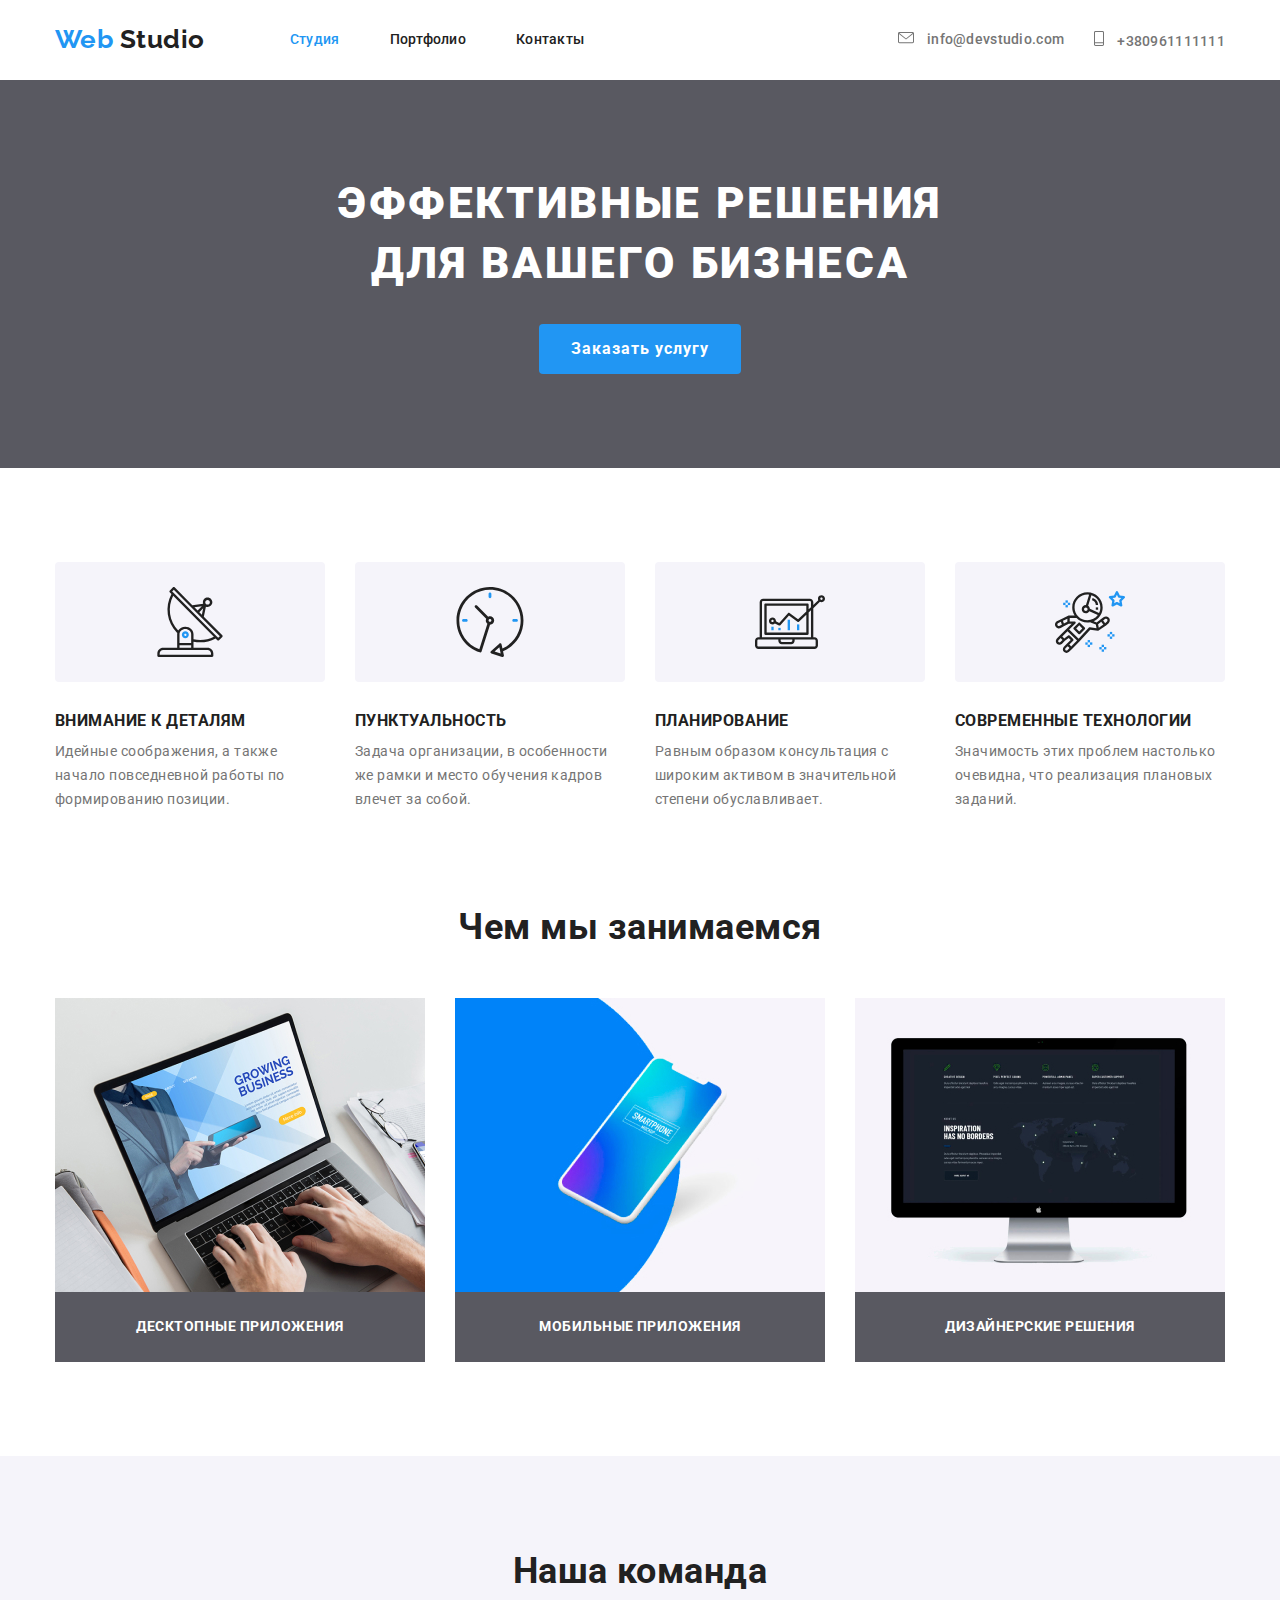
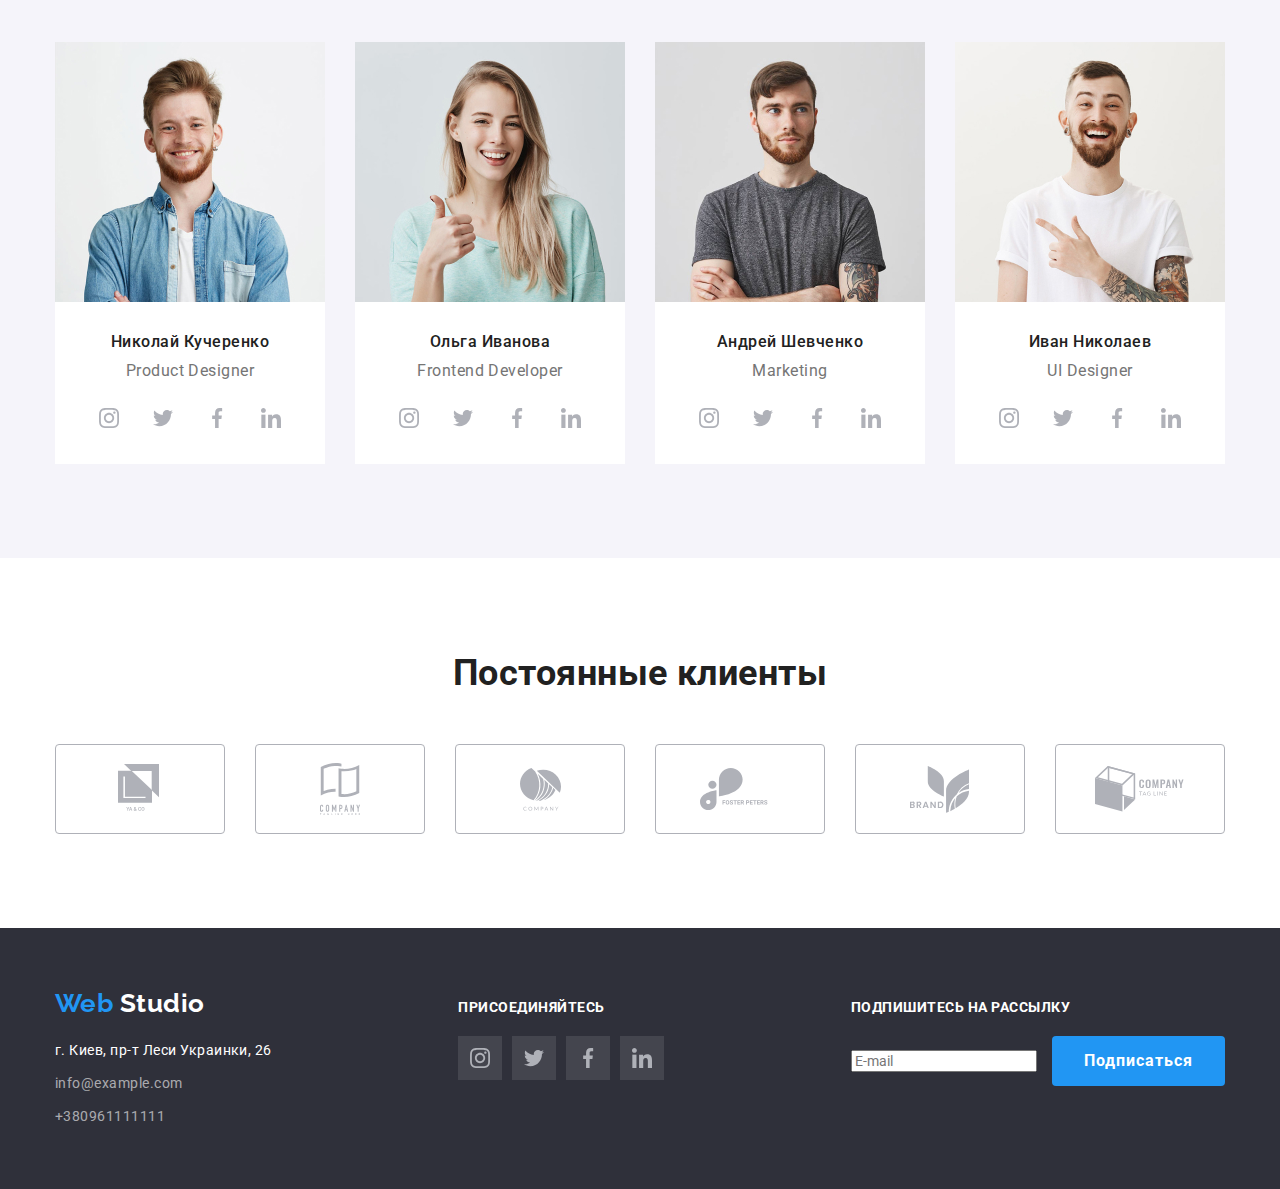
<file: index.html>
<!DOCTYPE html>
<html lang="ru">
  <head>
    <meta charset="UTF-8">
    <meta name="viewport" content="width=device-width, initial-scale=1.0">
    <title lang="en">Web Studio</title>
    <link href="https://fonts.googleapis.com/css2?family=Raleway:wght@700&family=Roboto:wght@400;500;700;900&display=swap" rel="stylesheet">
    <link rel="stylesheet" href="https://cdnjs.cloudflare.com/ajax/libs/modern-normalize/0.6.0/modern-normalize.min.css">
    <link rel="stylesheet" href="./css/styles.css">
  </head>
  <body>
    <!--Шапка Сайта-->
  <header class="header">
    <div class="container header">
      <!--Навигация-->
      <nav class="nav">
          <a class="logo link" href="./index.html"> <span class="logo-web">Web</span> Studio</a>
        <ul class="nav-list list">
          <li class="nav-list-item"><a href="./index.html" class="nav-list-item-link link current">Студия</a></li>
          <li class="nav-list-item"><a href="./portfolio.html" class="nav-list-item-link link">Портфолио</a></li>
          <li class="nav-list-item"><a href="" class="nav-list-item-link link">Контакты</a></li>
        </ul>
      </nav>
      <!--Email & Phone-->
      <ul class="contact-us list">
        <li class="contact-us-item">
          <a class="contact-us-email link" href="mailto:info@devstudio.com">
            <img class="contact-us-icon" src="./images/envelope.svg" alt="иконка конверта">
            info@devstudio.com
          </a>
        </li>
        <li class="contact-us-item">
          <a class="contact-us-phone link" href="tel:+380961111111">
            <img class="contact-us-icon" src="./images/phone.svg" alt="иконка телефона">
            +380961111111
          </a>
        </li>
      </ul>
    </div>
  </header>
  <!-- Конец шапки сайта  -->
  
    <!--Уникальный Контент страницы-->
    <main class="main">
      <!--Hero Section-->
      <section class="hero">
        <div class="container">
          <div class="test"><h1 class="hero-title">Эффективные решения для вашего бизнеса</h1></div>
        <button class="btn-primary">Заказать услугу</button>
      </div>
      </section>
      <!--Конец Hero Section-->

      <!--Секция Наши Преимущества-->
      <section class="features">
        <!--<h2>Наши преимущества</h2>-->
        <ul class="features-list list container">
          <li class="features-list-item">
            <div class="features-list-item-img"><img class="image" src="./images/advantages/antenna.svg" alt="Антенна" width="70" height="70"></div>
            <div class="features-list-item-title"><h3>Внимание к деталям</h3></div>
            <p class="features-list-item-description">
              Идейные соображения, а также начало повседневной работы по
              формированию позиции.
            </p>
          </li>
          <li class="features-list-item">
            <div class="features-list-item-img"><img class="image" src="./images/advantages/clock.svg" alt="Часы" width="70" height="70"></div>
            <div class="features-list-item-title"><h3>Пунктуальность</h3></div>
            <p class="features-list-item-description">
              Задача организации, в особенности же рамки и место обучения кадров влечет за собой.
            </p>
          </li>
          <li class="features-list-item">
            <div class="features-list-item-img"><img class="image" src="./images/advantages/diagram.svg" alt="Ноутбук" width="70" height="70"></div>
            <div class="features-list-item-title"><h3>Планирование</h3></div>
            <p class="features-list-item-description">
              Равным образом консультация с широким активом в значительной
              степени обуславливает.
            </p>
          </li>
          <li class="features-list-item">
            <div class="features-list-item-img"><img class="image" src="./images/advantages/astronaut.svg" alt="Астронавт" width="70" height="70"></div>
            <div class="features-list-item-title"><h3>Современные технологии</h3></div>
            <p class="features-list-item-description">
              Значимость этих проблем настолько очевидна, что реализация
              плановых заданий.
            </p>
          </li>
        </ul>
      </section>
      <!--Конец Секции Наши Преимущества-->

      <!--Секция Чем мы занимаемся-->
      <section class="fields">
        <div class="container">
          <div class="fields-title"><h2>Чем мы занимаемся</h2></div>
        <ul class="fields-list list">
          <li class="fields-list-item">
            <img class="fields-list-item-image image" src="./images/what-we-do/laptop.jpg" alt="Ноутбук" width="370" height="294">
            <h3 class="fields-list-item-title">Десктопные приложения</h3>
          </li>
          <li class="fields-list-item">
            <img class="fields-list-item-image image" src="./images/what-we-do/smartphone.jpg" alt="Мобильный телефон" width="370" height="294">
            <h3 class="fields-list-item-title">Мобильные приложения</h3>
          </li>
          <li class="fields-list-item">
            <img class="fields-list-item-image image" src="./images/what-we-do/computer-monitor.jpg" alt="Монитор компьютера" width="370" height="294" >
            <h3 class="fields-list-item-title">Дизайнерские решения</h3>
          </li>
        </ul>
        </div>
      </section>
      <!--Конец секции Чем мы занимаемся-->

      <!--Секция Наша команда-->
      <section class="our-team">
        <div class="container">
          <h2 class="our-team-title">Наша команда</h2>
          <ul class="our-team-list list">
            <!--Николай Кучеренко-->
            <li class="our-team-list-item">
              <img  class="our-team-list-item-photo image" src="./images/our-team-photos/nikolay-kucherenko.jpg" alt="фото Николая Кучеренко" width="270" height="260">
              <h3 class="worker-name">Николай Кучеренко</h3>
              <p class="position"  lang="en">Product Designer</p>
              <ul class="social list">
                <li class="social-item">
                  <a class="social-item-link link" href="" aria-label="Ссылка на Instagram" target="blank">
                    <img class="social-item-icon image" src="./images/social-media-grey/instagram-1.svg" alt="Иконка Instagram">
                  </a>
                </li>
                <li class="social-item">
                  <a class="social-item-link link" href="" aria-label="Ссылка на Twitter" target="blank">
                    <img class="social-item-icon image" src="./images/social-media-grey/twitter-1.svg" alt="Иконка Twitter">
                  </a>
                </li>
                <li class="social-item">
                  <a class="social-item-link link" href="" aria-label="Ссылка на Facebook" target="blank">
                    <img class="social-item-icon image" src="./images/social-media-grey/facebook-1.svg" alt="Иконка Facebook">
                  </a>
                </li>
                <li class="social-item">
                  <a class="social-item-link link" href="" aria-label="Ссылка на LinkedIn" target="blank">
                    <img class="social-item-icon image" src="./images/social-media-grey/linkedin-1.svg" alt="Иконка LinkedIn">
                  </a>
                </li>
              </ul>
            </li>
            <!--Ольга Иванова-->
            <li class="our-team-list-item">
              <img  class="our-team-list-item-photo image"
                src="./images/our-team-photos/olga-ivanova.jpg"
                alt="фото Ольги Ивановой"
                width="270" height="260">
              <h3 class="worker-name">Ольга Иванова</h3>
              <p class="position" lang="en">Frontend Developer</p>
              <ul class="social list">
                <li class="social-item">
                  <a class="social-item-link link" href="" aria-label="Ссылка на Instagram" target="blank">
                    <img class="social-item-icon image" src="./images/social-media-grey/instagram-1.svg" alt="Иконка Instagram">
                  </a>
                </li>
                <li class="social-item">
                  <a class="social-item-link link" href="" aria-label="Ссылка на Twitter" target="blank">
                    <img class="social-item-icon image" src="./images/social-media-grey/twitter-1.svg" alt="Иконка Twitter">
                  </a>
                </li>
                <li class="social-item">
                  <a class="social-item-link link" href="" aria-label="Ссылка на Facebook" target="blank">
                    <img class="social-item-icon image" src="./images/social-media-grey/facebook-1.svg" alt="Иконка Facebook">
                  </a>
                </li>
                <li class="social-item">
                  <a class="social-item-link link" href="" aria-label="Ссылка на LinkedIn" target="blank">
                    <img class="social-item-icon image" src="./images/social-media-grey/linkedin-1.svg" alt="Иконка LinkedIn">
                  </a>
                </li>
              </ul>
            </li>
            <!--Андрей Шевченко-->
            <li class="our-team-list-item">
              <img class="our-team-list-item-photo image"
                src="./images/our-team-photos/andrii-shevchenko.jpg"
                alt="фото Андрея Шевченко"
                width="270" height="260">
              <h3 class="worker-name">Андрей Шевченко</h3>
              <p class="position" lang="en">Marketing</p>
              <ul class="social list">
                <li class="social-item">
                  <a class="social-item-link link" href="" aria-label="Ссылка на Instagram" target="blank">
                    <img class="social-item-icon image" src="./images/social-media-grey/instagram-1.svg" alt="Иконка Instagram">
                  </a>
                </li>
                <li class="social-item">
                  <a class="social-item-link link" href="" aria-label="Ссылка на Twitter" target="blank">
                    <img class="social-item-icon image" src="./images/social-media-grey/twitter-1.svg" alt="Иконка Twitter">
                  </a>
                </li>
                <li class="social-item">
                  <a class="social-item-link link" href="" aria-label="Ссылка на Facebook" target="blank">
                    <img class="social-item-icon image" src="./images/social-media-grey/facebook-1.svg" alt="Иконка Facebook">
                  </a>
                </li>
                <li class="social-item">
                  <a class="social-item-link link" href="" aria-label="Ссылка на LinkedIn" target="blank">
                    <img class="social-item-icon image" src="./images/social-media-grey/linkedin-1.svg" alt="Иконка LinkedIn">
                  </a>
                </li>
              </ul>
            </li>
            <!--Иван Николаев-->
            <li class="our-team-list-item">
              <img class="our-team-list-item-photo image"
                src="./images/our-team-photos/ivan-nikolaev.jpg"
                alt="фото Ивана Николаева"
                width="270" height="260">
              <h3 class="worker-name">Иван Николаев</h3>
              <p class="position" lang="en">UI Designer</p>
              <ul class="social list">
                <li class="social-item">
                  <a class="social-item-link link" href="" aria-label="Ссылка на Instagram" target="blank">
                    <img class="social-item-icon image" src="./images/social-media-grey/instagram-1.svg" alt="Иконка Instagram">
                  </a>
                </li>
                <li class="social-item">
                  <a class="social-item-link link" href="" aria-label="Ссылка на Twitter" target="blank">
                    <img class="social-item-icon image" src="./images/social-media-grey/twitter-1.svg" alt="Иконка Twitter">
                  </a>
                </li>
                <li class="social-item">
                  <a class="social-item-link link" href="" aria-label="Ссылка на Facebook" target="blank">
                    <img class="social-item-icon image" src="./images/social-media-grey/facebook-1.svg" alt="Иконка Facebook">
                  </a>
                </li>
                <li class="social-item">
                  <a class="social-item-link link" href="" aria-label="Ссылка на LinkedIn" target="blank">
                    <img class="social-item-icon image" src="./images/social-media-grey/linkedin-1.svg" alt="Иконка LinkedIn">
                  </a>
                </li>
              </ul>
            </li>
          </ul>
        </div>
      </section>
      <!--Конец секции Наша команда-->

      <!--Секция Постоянные клиенты-->
      <section class="clients">
        <div class="container">
          <h2>Постоянные клиенты</h2>
        <ul class="clients-list list">
          <li class="clients-list-item">
            <a class="link" href="" target="blank">
              <img class="image" src="./images/clients/logo-1.svg" alt="Логотип компании YA & GO">
            </a>
          </li>
          <li class="clients-list-item">
            <a class="link" href="" target="blank">
              <img class="image" src="./images/clients/logo-2.svg" alt="Логотип компании Company Tagline Here">
            </a>
          </li>
          <li class="clients-list-item">
            <a class="link" href="" target="blank">
              <img class="image" src="./images/clients/logo-3.svg" alt="Логотип компании Company">
            </a>
          </li>
          <li class="clients-list-item">
            <a class="link" href="" target="blank">
              <img class="image" src="./images/clients/logo-4.svg" alt="Логотип компании Foster Peters">
            </a>
          </li>
          <li class="clients-list-item">
            <a class="link" href="" target="blank">
              <img class="image" src="./images/clients/logo-5.svg" alt="Логотип компании Brand">
            </a>
          </li>
          <li class="clients-list-item">
            <a class="link" href="" target="blank">
              <img class="image" src="./images/clients/logo-6.svg" alt="Логотип компании Company Tag Line">
            </a>
          </li>
        </ul>
        </div>
      </section>
    </main>
    <!--Конец секции Постоянные клиенты-->

    <!--Подвал сайта-->
    <footer class="footer">
      <div class="container footer">
        <!--Лого и адрес-->
      <div class="footer-item-wrapper">
        <a class="footer-logo link" href="./index.html"> <span class="logo-web">Web</span> Studio</a>
        <address class="list">
          <ul class="address list">
            <li class="address-item"><a class="address-item-post link" href="https://goo.gl/maps/r3DYGoSErNJREdqL9" target="blank">г. Киев, пр-т Леси Украинки, 26</a></li>
            <li class="address-item"><a class="address-item-email link" href="mailto:info@example.com">info@example.com</a></li>
            <li class="address-item"><a class="address-item-phone link" href="tel:+380961111111">+380961111111</a></li>
          </ul>
        </address>
      </div>

      <!--Блок Присоединяйтесь-->
      <div class="join">
        <b class="join-title">Присоединяйтесь</b>
        <ul class="join-list list">
          <li class="social-item">
            <a class="social-item-link link" href="" aria-label="Ссылка на Instagram" target="blank">
              <img class="social-item-icon image" src="./images/social-media-grey/instagram-1.svg" alt="Иконка Instagram">
            </a>
          </li>
          <li class="social-item">
            <a class="social-item-link link" href="" aria-label="Ссылка на Twitter" target="blank">
              <img class="social-item-icon image" src="./images/social-media-grey/twitter-1.svg" alt="Иконка Twitter">
            </a>
          </li>
          <li class="social-item">
            <a class="social-item-link link" href="" aria-label="Ссылка на Facebook" target="blank">
              <img class="social-item-icon image" src="./images/social-media-grey/facebook-1.svg" alt="Иконка Facebook">
            </a>
          </li>
          <li class="social-item">
            <a class="social-item-link link" href="" aria-label="Ссылка на LinkedIn" target="blank">
              <img class="social-item-icon image" src="./images/social-media-grey/linkedin-1.svg" alt="Иконка LinkedIn">
            </a>
          </li>
        </ul>
      </div>

      <!--Блок Подпишитесь на рассылку-->
      <div class="subscribe">
        <b class="signup-title">Подпишитесь на рассылку</b>
        <form class="subscribe-form" method="post" action="URL">
          <input type="text" placeholder="E-mail">
          <input  class="btn-primary" type="submit" value="Подписаться">
        </form>
      </div>
      </div>
    </footer>
  </body>
</html>
</file>
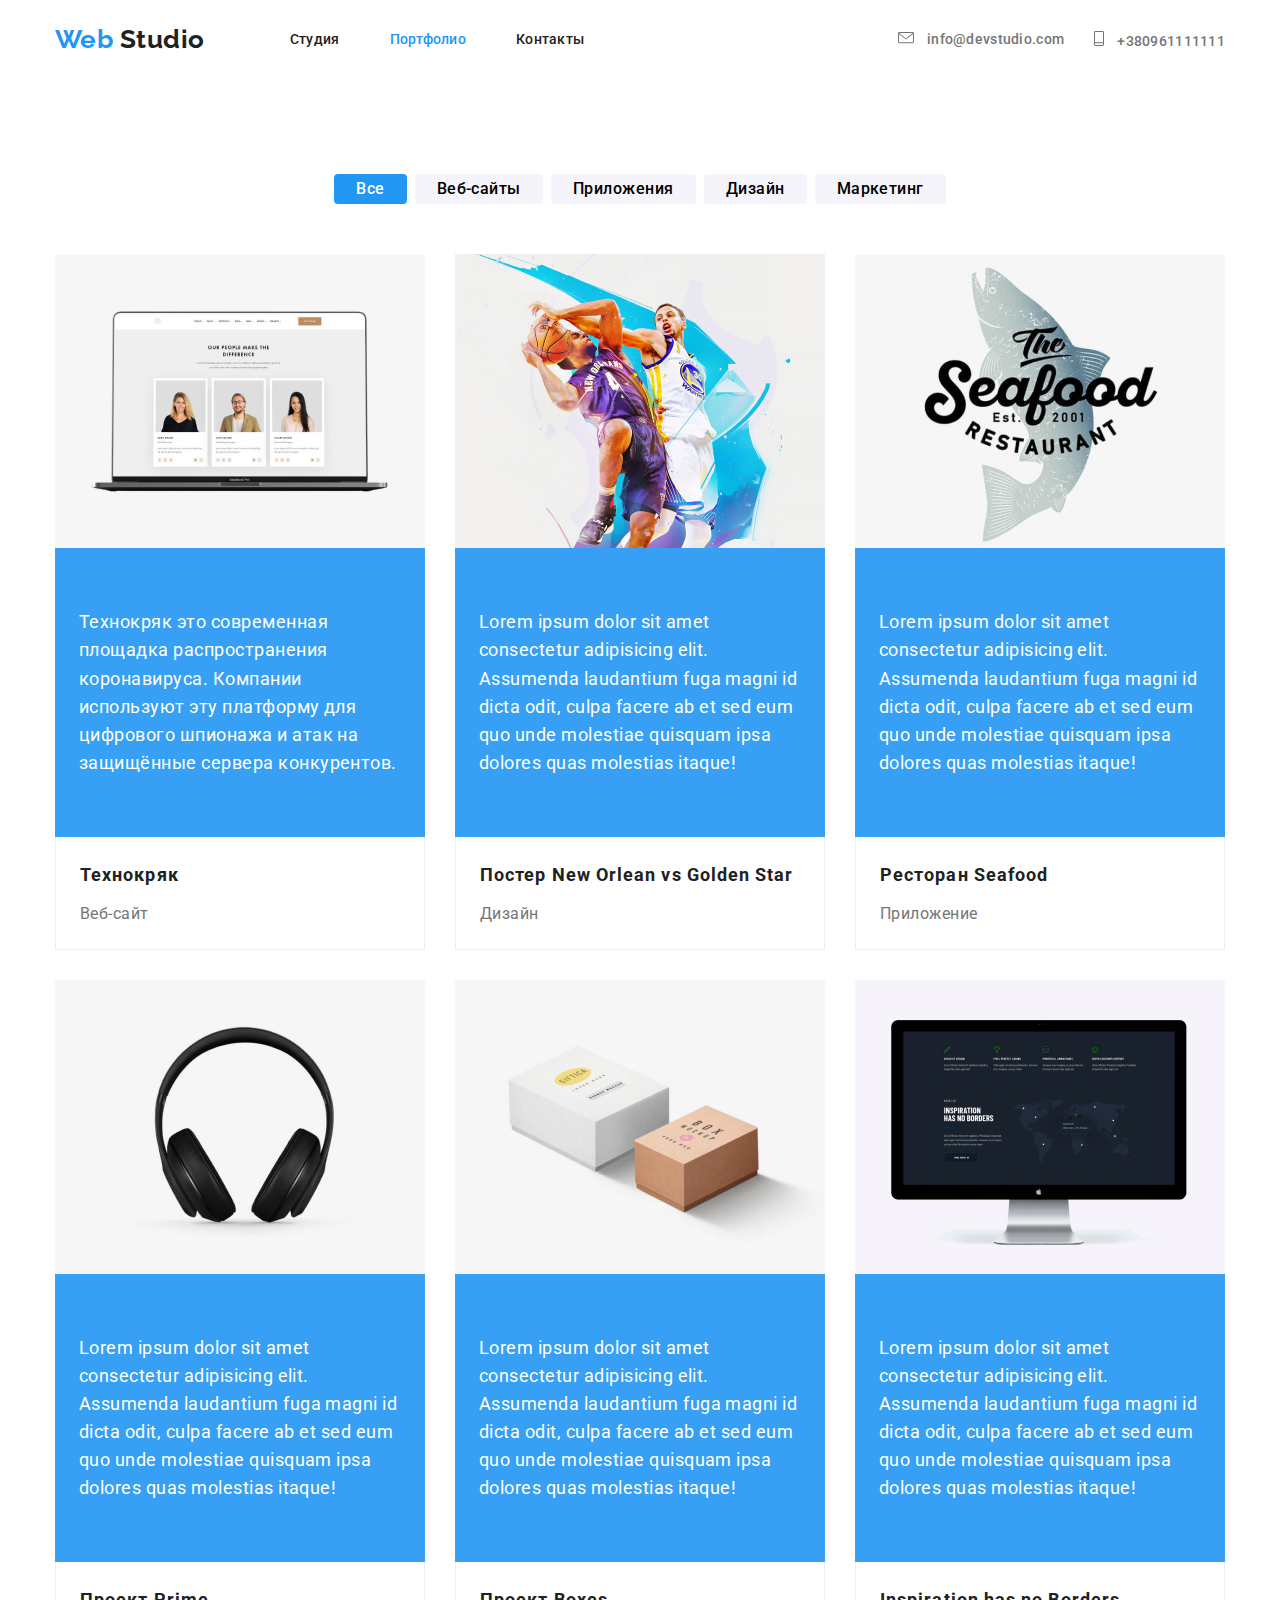
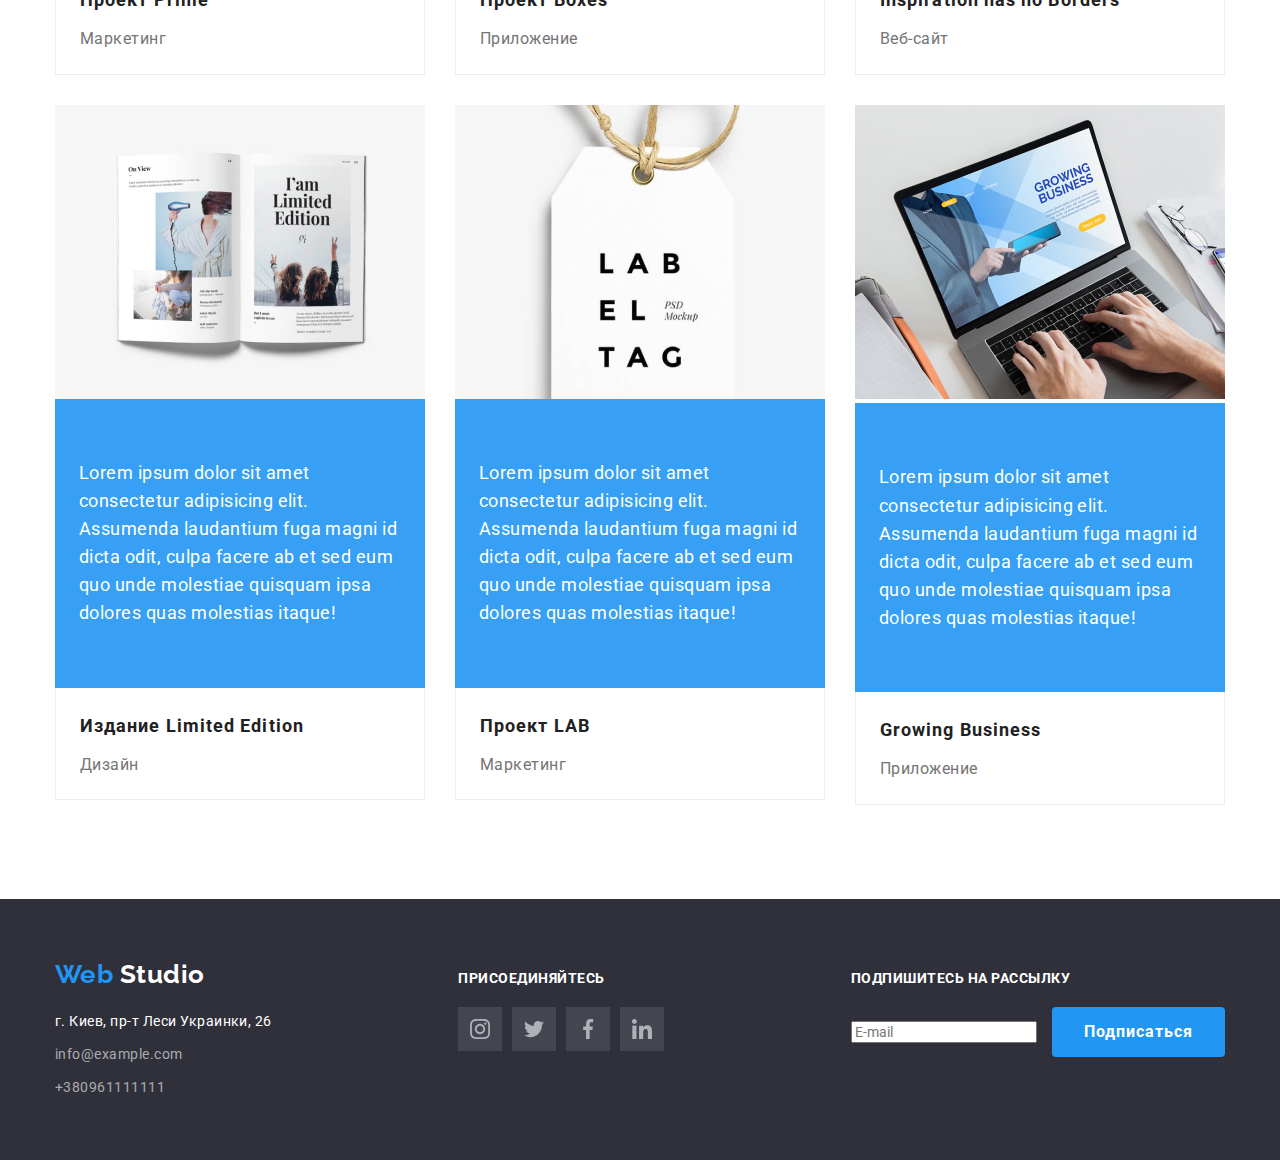
<file: portfolio.html>
<!DOCTYPE html>
<html lang="ru">
<head>
    <meta charset="UTF-8">
    <meta name="viewport" content="width=device-width, initial-scale=1.0">
    <title>Портфолио</title>
    <link href="https://fonts.googleapis.com/css2?family=Raleway:wght@700&family=Roboto:wght@400;500;700;900&display=swap" rel="stylesheet">
    <link rel="stylesheet" href="https://cdnjs.cloudflare.com/ajax/libs/modern-normalize/0.6.0/modern-normalize.min.css">
    <link rel="stylesheet" href="./css/styles.css">
</head>
<body>
<!--Шапка Сайта-->
<header class="header">
  <div class="container">
    <!--Навигация-->
    <nav class="nav">
        <a class="logo link" href="./index.html"> <span class="logo-web">Web</span> Studio</a>
      <ul class="nav-list list">
        <li class="nav-list-item"><a href="./index.html" class="nav-list-item-link link">Студия</a></li>
        <li class="nav-list-item"><a href="./portfolio.html" class="nav-list-item-link link current">Портфолио</a></li>
        <li class="nav-list-item"><a href="" class="nav-list-item-link link">Контакты</a></li>
      </ul>
    </nav>
    <!--Email & Phone-->
    <ul class="contact-us list">
      <li class="contact-us-item">
        <a class="contact-us-email link" href="mailto:info@devstudio.com">
          <img class="contact-us-icon" src="./images/envelope.svg" alt="иконка конверта">
          info@devstudio.com
        </a>
      </li>
      <li class="contact-us-item">
        <a class="contact-us-phone link" href="tel:+380961111111">
          <img class="contact-us-icon" src="./images/phone.svg" alt="иконка телефона">
          +380961111111
        </a>
      </li>
    </ul>
  </div>
</header>
<!-- Конец шапки сайта  -->

      <!--Уникальный Контент страницы Портфолио-->
      <main>
          <!--Секция Портфолио-->
          <section class="gallery">
              <div class="container">
                <h1 hidden>Наше портфолио</h1>
              <!--Фильтры работ-->
              <ul class="gallery-filters list">
                  <li class="gallery-filters-item"><button class="gallery-filters-item-btn current" type="button">Все</button></li>
                  <li class="gallery-filters-item"><button class="gallery-filters-item-btn" type="button">Веб-сайты</button></li>
                  <li class="gallery-filters-item"><button class="gallery-filters-item-btn" type="button">Приложения</button></li>
                  <li class="gallery-filters-item"><button class="gallery-filters-item-btn" type="button">Дизайн</button></li>
                  <li class="gallery-filters-item"><button class="gallery-filters-item-btn" type="button">Маркетинг</button></li>
              </ul>
              <!--Работы-->
              <ul class="gallery-works list">
                  <li class="gallery-works-box">
                    <a class="link" href="">
                      <img class="image" src="./images/portfolio/project-1.jpg" alt="Ноутбук с отрытым веб-сайтом">
                      <p class="gallery-works-box-text">Технокряк это современная площадка распространения коронавируса. Компании используют эту платформу для цифрового шпионажа и атак на защищённые сервера конкурентов.</p>
                      <div class="wrapper">
                        <h2 class="gallery-works-box-name">Технокряк</h2>
                      <p class="gallery-works-box-category">Веб-сайт</p>
                      </div>
                    </a>
                    </li>
                  <li class="gallery-works-box">
                    <a class="link" href="">
                      <img class="image" src="./images/portfolio/project-2.jpg" alt="Баскетболисты">
                      <p class="gallery-works-box-text">Lorem ipsum dolor sit amet consectetur adipisicing elit. Assumenda laudantium fuga magni id dicta odit, culpa facere ab et sed eum quo unde molestiae quisquam ipsa dolores quas molestias itaque!</p>
                      <div class="wrapper">
                        <h2 class="gallery-works-box-name">Постер <span lang="en">New Orlean vs Golden Star</span></h2>
                      <p class="gallery-works-box-category">Дизайн</p>
                    </div>
                  </a>
                    </li>
                  <li class="gallery-works-box">
                    <a class="link" href="">
                      <img class="image" src="./images/portfolio/project-3.jpg" alt="Логотип ресторана">
                      <p class="gallery-works-box-text">Lorem ipsum dolor sit amet consectetur adipisicing elit. Assumenda laudantium fuga magni id dicta odit, culpa facere ab et sed eum quo unde molestiae quisquam ipsa dolores quas molestias itaque!</p>
                      <div class="wrapper">
                        <h2 class="gallery-works-box-name">Ресторан <span lang="en">Seafood</span></h2>
                      <p class="gallery-works-box-category">Приложение</p>
                      </div>
                    </a>
                    </li>
                  <li class="gallery-works-box">
                    <a class="link" href="">
                      <img class="image" src="./images/portfolio/project-4.jpg" alt="Наушники">
                      <p class="gallery-works-box-text">Lorem ipsum dolor sit amet consectetur adipisicing elit. Assumenda laudantium fuga magni id dicta odit, culpa facere ab et sed eum quo unde molestiae quisquam ipsa dolores quas molestias itaque!</p>
                      <div class="wrapper">
                        <h2 class="gallery-works-box-name">Проект <span lang="en">Prime</span></h2>
                      <p class="gallery-works-box-category">Маркетинг</p>
                      </div>
                    </a>
                    </li>
                  <li class="gallery-works-box">
                    <a class="link" href="">
                      <img class="image" src="./images/portfolio/project-5.jpg" alt="Две коробки">
                      <p class="gallery-works-box-text">Lorem ipsum dolor sit amet consectetur adipisicing elit. Assumenda laudantium fuga magni id dicta odit, culpa facere ab et sed eum quo unde molestiae quisquam ipsa dolores quas molestias itaque!</p>
                      <div class="wrapper">
                        <h2 class="gallery-works-box-name">Проект <span lang="en">Boxes</span></h2>
                      <p class="gallery-works-box-category">Приложение</p>
                      </div>
                    </a>
                    </li>
                  <li class="gallery-works-box">
                    <a class="link" href="">
                    <img class="image" src="./images/portfolio/project-6.jpg" alt="Монитор">
                    <p class="gallery-works-box-text">Lorem ipsum dolor sit amet consectetur adipisicing elit. Assumenda laudantium fuga magni id dicta odit, culpa facere ab et sed eum quo unde molestiae quisquam ipsa dolores quas molestias itaque!</p>
                      <div class="wrapper">
                        <h2 class="gallery-works-box-name" lang="en">Inspiration has no Borders</h2>
                      <p class="gallery-works-box-category">Веб-сайт</p>
                      </div>
                    </a>
                    </li>
                  <li class="gallery-works-box">
                    <a class="link" href="">
                    <img class="image" src="./images/portfolio/project-7.jpg" alt="Журнал">
                    <p class="gallery-works-box-text">Lorem ipsum dolor sit amet consectetur adipisicing elit. Assumenda laudantium fuga magni id dicta odit, culpa facere ab et sed eum quo unde molestiae quisquam ipsa dolores quas molestias itaque!</p>
                      <div class="wrapper">
                        <h2 class="gallery-works-box-name">Издание <span lang="EN">Limited Edition</span></h2>
                      <p class="gallery-works-box-category">Дизайн</p>
                      </div>
                    </a>
                  </li>
                  <li class="gallery-works-box">
                    <a class="link" href="">
                      <img class="image" src="./images/portfolio/project-8.jpg" alt="Бирка">
                      <p class="gallery-works-box-text">Lorem ipsum dolor sit amet consectetur adipisicing elit. Assumenda laudantium fuga magni id dicta odit, culpa facere ab et sed eum quo unde molestiae quisquam ipsa dolores quas molestias itaque!</p>
                      <div class="wrapper">
                      <h2 class="gallery-works-box-name">Проект <span lang="en">LAB</span></h2>
                      <p class="gallery-works-box-category">Маркетинг</p>
                      </div>
                    </a>
                  </li>
                  <li class="gallery-works-box">
                    <a class="link" href="">
                       <img src="./images/portfolio/project-9.jpg" alt="Ноубук с откртым сайтом компании">
                       <p class="gallery-works-box-text">Lorem ipsum dolor sit amet consectetur adipisicing elit. Assumenda laudantium fuga magni id dicta odit, culpa facere ab et sed eum quo unde molestiae quisquam ipsa dolores quas molestias itaque!</p>
                        <div class="wrapper">
                          <h2 class="gallery-works-box-name" lang="en">Growing Business</h2>
                        <p class="gallery-works-box-category">Приложение</p>
                        </div>
                      </a>
                  </li>
              </ul>
              </div>
          </section>
      </main>
      <!--Подвал сайта-->
    <footer class="footer">
      <div class="container footer">
        <!--Лого и адрес-->
      <div class="footer-item-wrapper">
        <a class="footer-logo link" href="./index.html"> <span class="logo-web">Web</span> Studio</a>
        <address class="list">
          <ul class="address list">
            <li class="address-item"><a class="address-item-post link" href="https://goo.gl/maps/r3DYGoSErNJREdqL9" target="blank">г. Киев, пр-т Леси Украинки, 26</a></li>
            <li class="address-item"><a class="address-item-email link" href="mailto:info@example.com">info@example.com</a></li>
            <li class="address-item"><a class="address-item-phone link" href="tel:+380961111111">+380961111111</a></li>
          </ul>
        </address>
      </div>

      <!--Блок Присоединяйтесь-->
      <div class="join">
        <b class="join-title">Присоединяйтесь</b>
        <ul class="join-list list">
          <li class="social-item">
            <a class="social-item-link link" href="" aria-label="Ссылка на Instagram" target="blank">
              <img class="social-item-icon image" src="./images/social-media-grey/instagram-1.svg" alt="Иконка Instagram">
            </a>
          </li>
          <li class="social-item">
            <a class="social-item-link link" href="" aria-label="Ссылка на Twitter" target="blank">
              <img class="social-item-icon image" src="./images/social-media-grey/twitter-1.svg" alt="Иконка Twitter">
            </a>
          </li>
          <li class="social-item">
            <a class="social-item-link link" href="" aria-label="Ссылка на Facebook" target="blank">
              <img class="social-item-icon image" src="./images/social-media-grey/facebook-1.svg" alt="Иконка Facebook">
            </a>
          </li>
          <li class="social-item">
            <a class="social-item-link link" href="" aria-label="Ссылка на LinkedIn" target="blank">
              <img class="social-item-icon image" src="./images/social-media-grey/linkedin-1.svg" alt="Иконка LinkedIn">
            </a>
          </li>
        </ul>
      </div>

      <!--Блок Подпишитесь на рассылку-->
      <div class="subscribe">
        <b class="signup-title">Подпишитесь на рассылку</b>
        <form class="subscribe-form" method="post" action="URL">
          <input type="text" placeholder="E-mail">
          <input  class="btn-primary" type="submit" value="Подписаться">
        </form>
      </div>
      </div>
    </footer>
</body>
</html>
</file>
<file: css/styles.css>
/*
Палитра текста:
цвет основного текста #212121
цвет доп текста #757575
цвет текста на темных блоках #FFFFFF
цвет наведения и акцента #2196F3
цвет полупрозрачности в футере rgba(255, 255, 255, 0.6);

Палитра фона:
основной цвет фона  #ffffff
цвет фона футера #2F303A
допллнительный цвет фона #F5F4FA
фон полупрозрачных блоков rgba(47, 48, 58, 0.8);
цвет футера #2F303A

цвет неактивных рамочек: #AFB1B*/

/* свойства шрифтов
font-family: 'Raleway', sans-serif; (лого)
font-family: 'Roboto', sans-serif;
/* Общие стили */

html {
    box-sizing: border-box;
}

*,
*::before,
*::after {
    box-sizing: inherit;
}

body {
    margin: 0;
    
    color: var(--primary-text-color);
    background-color: var(--primary-bg-color);

    font-family: "Roboto", sans-serif;
    letter-spacing: 0.03em;
}

:root {
    --primary-text-color: #212121;
    --secondary-text-color: #757575;
    --accent-color: #2196F3;
    --dark-section-text-color: #ffffff;
    --secondary-dark-section-text-color: rgba(255, 255, 255, 0.6);
    --primary-bg-color: #ffffff;
    --secondary-bg-color: #F5F4FA;
    --opacity-section-color: rgba(47, 48, 58, 0.8);
    --btn-primary-hover-color: #188CE8;
}

.list,
.link {
    margin: 0px;
    padding: 0px;

    list-style: none;
    text-decoration: none;
    font-style: unset;
}

.link,
.image {
    display: block;   
}

h1, h2, h3, h4, h5, h6, p {
    margin: 0px;
    padding: 0px;
}

h1,
h2 {
    color: var(--primary-text-color);

    font-weight: 700;
    font-size: 36px;
    line-height: 1.17;
    text-align: center;
}

h2 {
    margin-bottom: 50px;
}


b {
    font-weight: 700;
}


.container {
    width: 1200px;
    padding-top: 94px;
    padding-right: 15px;
    padding-bottom: 94px;
    padding-left: 15px;
    margin-left: auto;
    margin-right: auto;
}

.temp {
    outline: 3px solid sandybrown;
}


/* СТИЛИ СТРАНИЦЫ СТУДИЯ */
/* Шапка сайта */

header > .container {
    display: flex;
    padding-top: 0px;
    padding-bottom: 0px;

}

.nav,
.nav-list {
    display: flex;
    margin-right: auto;
}

.logo {
    color: var(--primary-text-color);

    font-family: "Raleway";
    font-weight: 700;
    font-size: 26px;
    line-height: 1.19;
}

.logo-web {
    color: var(--accent-color);
}

.nav .logo {
    margin-top: 24px;
    margin-right: 85px;
    margin-bottom: 25px;;
}

.nav-list-item:not(:last-child) {
    margin-right: 50px;
}

.nav-list-item-link {
    padding-top: 32px;
    padding-bottom: 32px;

    color: var(--primary-text-color);

    font-weight: 500;
    font-size: 14px;
    line-height: 1.14;
    letter-spacing: 0.02em;
}

.nav-list-item-link:hover,
.nav-list-item-link:focus
 {
    color: var(--accent-color);
}
.nav-list-item > .current {
    color: var(--accent-color)
}

.contact-us {
    display: flex;
    align-items: center;
}

.contact-us-item:not(:last-child) {
    margin-right: 30px;
}


.contact-us a  {
    color: var(--secondary-text-color);

    font-weight: 500;
    font-size: 14px;
    line-height: 1.14;
    letter-spacing: 0.02em;
}
.contact-us a:hover,
.contact-us a:focus
 {
    color: var(--accent-color);
}

.contact-us-icon {
    margin-right: 10px;
}

/* Секция-герой */
.hero {
    text-align: center;

    color: var(--dark-section-text-color);
    background-color: var(--opacity-section-color);
}

.hero-title {
    width: 696px;
    margin-right: auto;
    margin-bottom: 30px;
    margin-left: auto;
    
    color: var(--dark-section-text-color);

    font-weight: 900;
    font-size: 44px;
    line-height: 1.36;
    text-align: center;
    letter-spacing: 0.06em;
    text-transform: uppercase;
    
}

.btn-primary {
    margin: 0;
    padding: 10px 32px 10px;

    color: var(--dark-section-text-color);
    background-color: var(--accent-color);

    font-size: 16px;
    font-weight: 700;
    line-height: 1.87;
    text-align: center;
    letter-spacing: 0.06em;

    border-radius: 4px;
    border-width: 0px;
}

.btn-primary:hover,
.btn-primary:focus {
    background-color: var(--btn-primary-hover-color);
    cursor: pointer;
}

/* Секция Наши преимущества */
.features-list {
    display: flex;
}

.features-list-item {
    width: calc((100% - 90px) / 4);
}

.features-list-item:not(:last-child) {
    margin-right: 30px;
}


.features-list-item-img {
    display: flex;
    justify-content: center;
    align-items: center;
    width: 270px;
    height: 120px;
    margin-bottom: 30px;

    background-color: var(--secondary-bg-color);

    border-radius: 4px;
}

.features-list-item-title {
    margin-bottom: 10px;

    font-weight: 700;
    font-size: 14px;
    line-height: 1.14;
    text-transform: uppercase;
}

.features-list-item-description {
    color: var(--secondary-text-color);

    font-size: 14px;
    line-height: 1.71;
}

/* Секция Чем мы занимаемся */

.fields .container {
    padding-top: 0px;
}

.fields-list {
    display: flex;
    justify-content: center;
}

.fields-list-item {
    widows: calc((100% - 60px) / 3);
}

.fields-list-item:not(:last-child) {
    padding-right: 30px;
}

.fields-list-item-title {
    margin: 0px;
    padding-top: 27px;
    padding-bottom: 27px;

    color: var(--dark-section-text-color);
    background-color: var(--opacity-section-color);

    font-weight: 700;
    font-size: 14px;
    line-height: 1.14;
    text-align: center;
    text-transform: uppercase;
}

/* Секция Наша команда */
.our-team {
    background-color: var(--secondary-bg-color);
}

.our-team-list {
    display: flex;
    justify-content: center;
}

.our-team-list-item {
    width: calc((100% - 90px) / 4);
    background-color: var(--primary-bg-color);
}

.our-team-list-item:not(:last-child) {
    margin-right: 30px;
}

.our-team-list-item > .worker-name {
    margin-top: 30px;
    margin-bottom: 10px;

    font-weight: 500;
    font-size: 16px;
    line-height: 1.19;
    text-align: center;
}
.our-team-list-item > .position {
    margin-bottom: 16px;
    color: var(--secondary-text-color);

    font-size: 16px;
    line-height: 1.19;
    text-align: center;
}

.social {
    display: flex;
    justify-content: center;
    margin-bottom: 24px;
}

.social-item:not(:last-child) {
    margin-right: 10px;
}

.social-item:hover,
.social-item:focus,
.social-item-link:hover,
.social-item-link:focus {
    background-color: var(--accent-color);
}

.social-item-link {
    display: block;
    padding: 12px;

    color: var(--primary-text-color);
}

/* Секция Клиенты */
.clients-list {
    display: flex;
    justify-content: center;
}
.clients-list-item {
    width: calc((100% - 150px) / 6);
    height: 90px;
    display: flex;
    justify-content: center;
    align-items: center;

    background-color: var(--primary-bg-color);
    border-style: solid;
    border-width: 1px;
    border-radius: 4px;
    border-color: #AFB1B8;
}

.clients-list-item:not(:last-child) {
    margin-right: 30px;
}
.clients-list-item:hover,
.clients-list-item:focus {
    border-color: var(--accent-color); 
}

/* Подвальчик */

.footer {
    color: var(--dark-section-text-color);
    background-color: #2F303A;

    font-weight: 700;
    font-size: 14px;
    line-height: 1.14;
    text-transform: uppercase;
}

.footer > .container {
    display: flex;
    justify-content: space-between;
    align-items: baseline;
    padding-top: 60px;
    padding-bottom: 60px;

}

/* .footer-item-wrapper {
    margin-right: 69px;
} */

.footer-logo {
    margin-bottom: 20px;

    color: var(--dark-section-text-color);

    font-family: Raleway;
    font-size: 26px;
    line-height: 1.19;
    text-transform: none;
}

.address-item {
    font-weight: 400;
    line-height: 1.71;
    text-transform: none;
}

.address-item:not(:last-child) {
    margin-bottom: 9px;
}

.address-item-post {
    color: var(--dark-section-text-color);
}
.address-item-email,
.address-item-phone {
  color: rgba(255, 255, 255, 0.6);  
}

/* .join {
    margin-right: 94px;
} */

.join-title,
.signup-title {
    display: block;
    margin-bottom: 20px;
}

.join-list {
    display: flex;
    justify-content: center;
}

.join-list > .social-item {
    background-color: rgba(255, 255, 255, 0.1);
}
.join-list > .social-item:hover {
    background-color: var(--accent-color);
}

.subscribe-form .btn-primary {
    margin-left: 12px;
}
/* КОНЕЦ СТИЛЕЙ СТРАНИЦЫ СТУДИЯ */

/* СТИЛИ СТРАНИЦЫ ПОРТФОЛИО */
.gallery {
    color: var(--primary-text-color);
}

.gallery-filters {
    display: flex;
    justify-content: center;
    margin-bottom: 50px;
}

.gallery-filters-item:not(:last-child) {
    margin-right: 8px;
}


.gallery-filters-item-btn {
    display: flex;
    padding: 6px 22px;


    border-width: 0px;
    border-radius: 4px;

    background-color: var(--secondary-bg-color);

    font-weight: 500;
    font-size: 16px;
    line-height: 1,62;
    text-align: center;
    letter-spacing: 0.03em;

}
.gallery-filters-item-btn:hover,
.gallery-filters-item-btn:focus {
    color: var(--dark-section-text-color);
    background-color: var(--accent-color);
}
.gallery-filters .current {
    color: var(--dark-section-text-color);
    background-color: var(--accent-color);
}   

.gallery-works {
    display: flex;
    flex-wrap: wrap;
}

.gallery-works-box {
    width: calc((100% - 60px) / 3);
}

.gallery-works-box:not(:nth-child(3n + 3)) {
    margin-right: 30px;
}

.gallery-works-box:not(:nth-last-child(-n + 3)) {
    margin-bottom: 30px;
}

.gallery-works-box-category {
    display: block;
    color: var(--secondary-text-color);

    font-size: 16px;
    line-height: 1.87;
}

.gallery-works-box .wrapper {
    padding-top: 20px;
    padding-right: 24px;
    padding-bottom: 20px;
    padding-left: 24px;

     
    border-right-style: solid;
    border-right-width: 1px;
    border-right-color: #eeeeee;
    border-bottom-style: solid;
    border-bottom-width: 1px;
    border-bottom-color: #eeeeee;
    border-left-style: solid;
    border-left-width: 1px;
    border-left-color: #eeeeee;
}

.gallery-works-box-name {
    margin-bottom: 6px;

    font-weight: 700;
    font-size: 18px;
    line-height: 2;
    letter-spacing: 0.06em;
    text-align: start;
}

.gallery-works-box-text {
    padding: 60px 24px;
    color: var(--dark-section-text-color);
    background-color: rgba(33, 150, 243, 0.9);

    font-size: 18px;
    line-height: 1.56;
}
</file>
